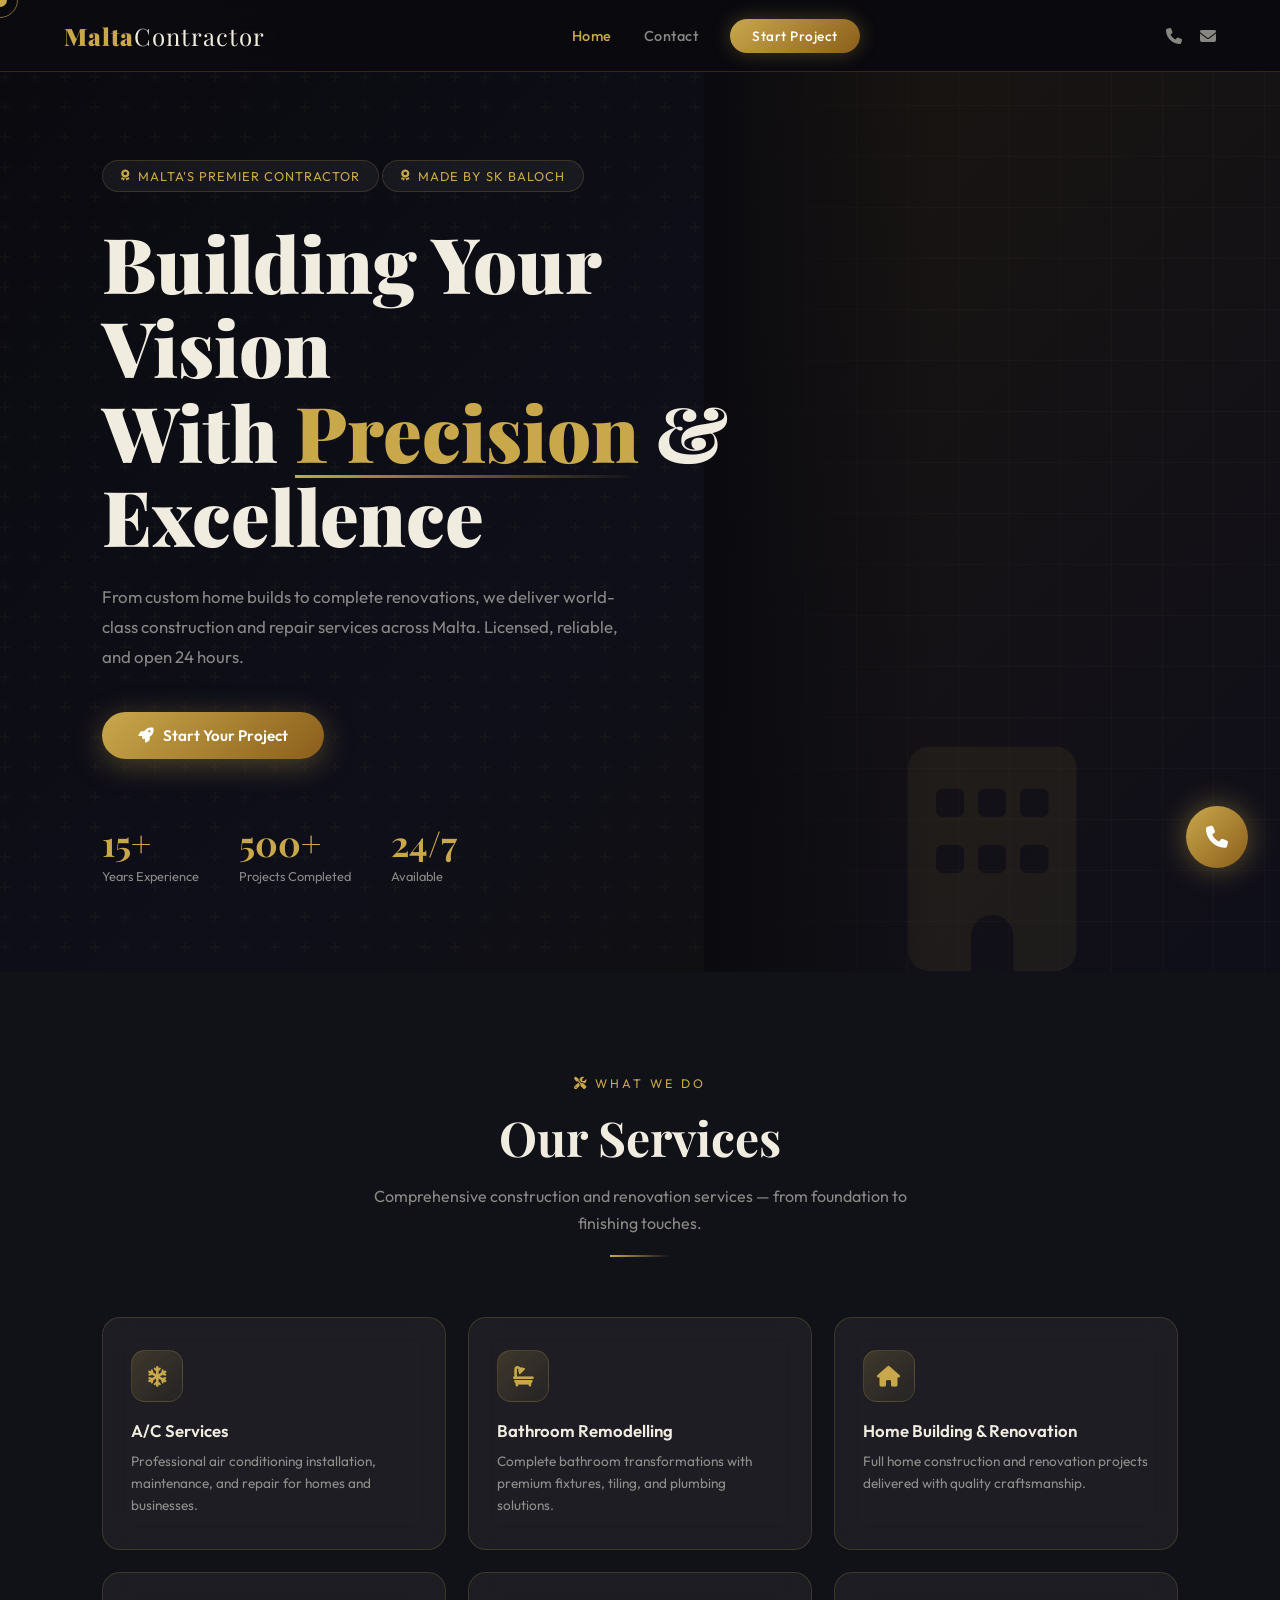
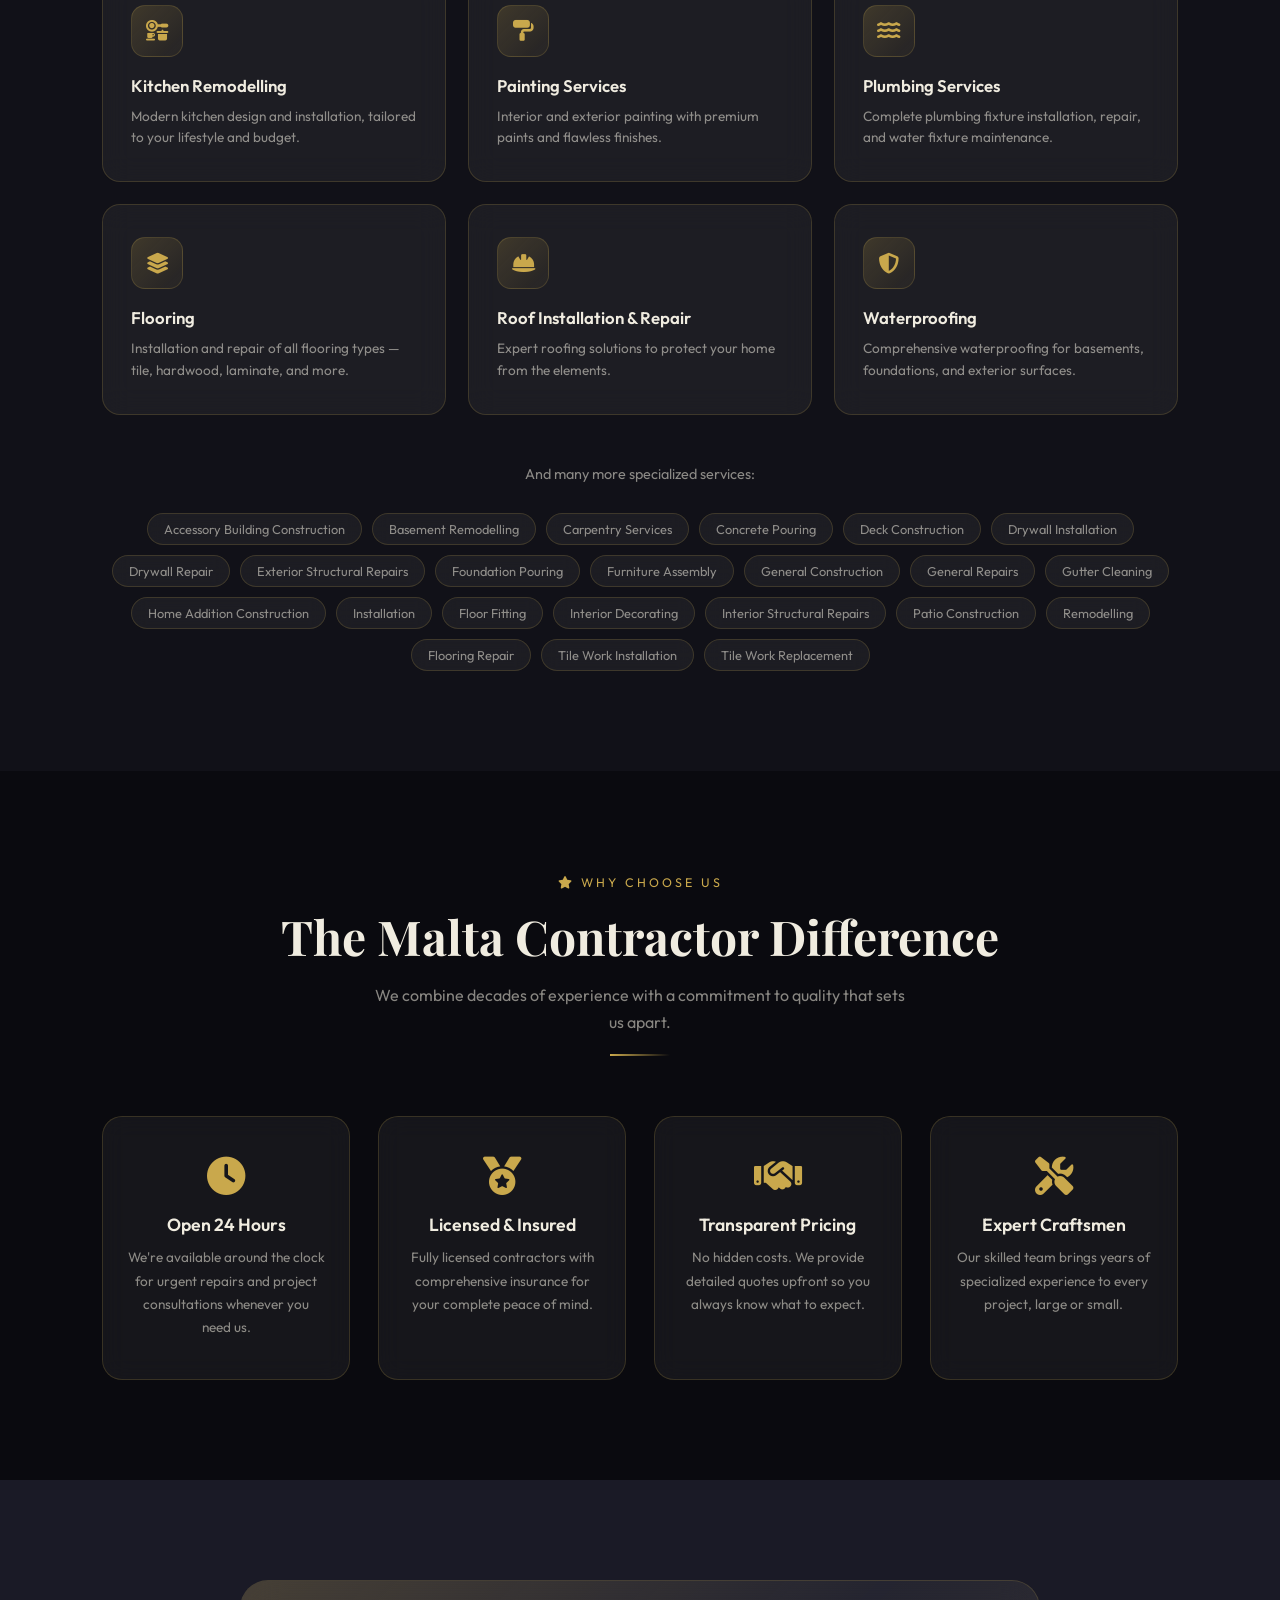
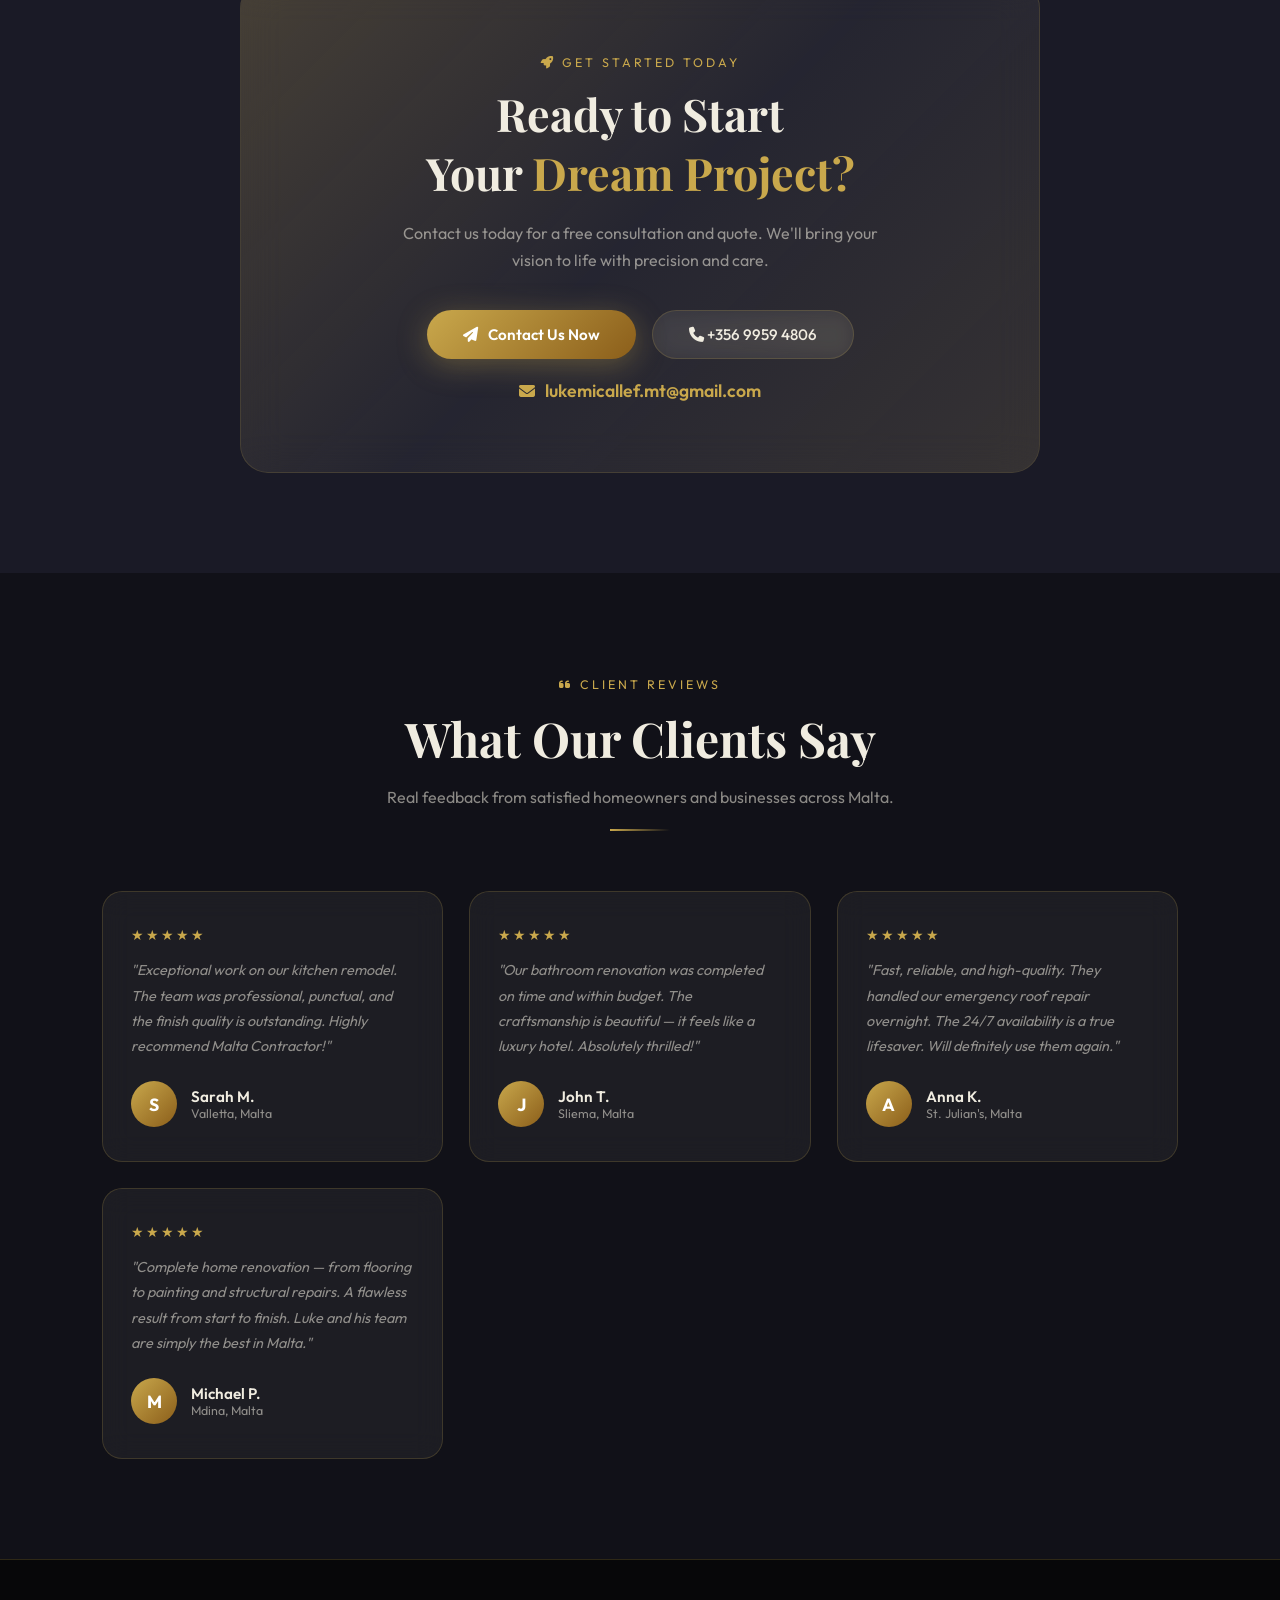
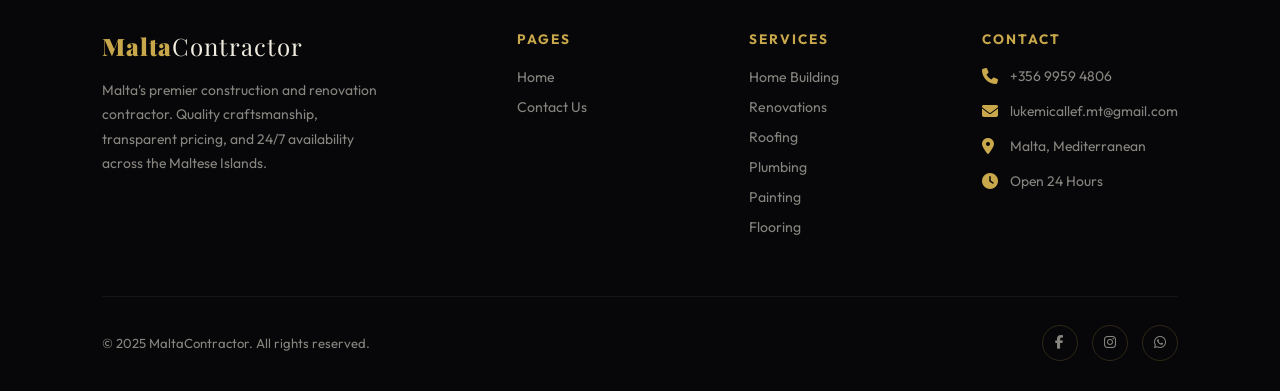
<file: index.html>
<!DOCTYPE html>
<html lang="en">
<head>
<meta charset="UTF-8">
<meta name="viewport" content="width=device-width, initial-scale=1.0">
<title>Malta Contractor – Premium Construction & Renovation Services</title>
<link href="https://fonts.googleapis.com/css2?family=Playfair+Display:wght@400;700;900&family=Outfit:wght@300;400;500;600&display=swap" rel="stylesheet">
<link rel="stylesheet" href="https://cdnjs.cloudflare.com/ajax/libs/font-awesome/6.5.0/css/all.min.css">
<style>
  :root {
    --gold: #c9a84c;
    --gold-light: #e8c96b;
    --dark: #0a0a0f;
    --dark2: #111118;
    --dark3: #1a1a26;
    --glass: rgba(255,255,255,0.05);
    --glass-border: rgba(201,168,76,0.2);
    --text: #f0ece0;
    --text-muted: rgba(240,236,224,0.55);
  }

  *, *::before, *::after { margin: 0; padding: 0; box-sizing: border-box; }

  html { scroll-behavior: smooth; }

  body {
    font-family: 'Outfit', sans-serif;
    background: var(--dark);
    color: var(--text);
    overflow-x: hidden;
    cursor: none;
  }

  /* ─── CUSTOM CURSOR ─── */
  #cursor {
    position: fixed; width: 14px; height: 14px;
    background: var(--gold); border-radius: 50%;
    pointer-events: none; z-index: 99999;
    transform: translate(-50%, -50%);
    transition: transform 0.08s, width 0.2s, height 0.2s, background 0.2s;
    mix-blend-mode: normal;
  }
  #cursor-trail {
    position: fixed; width: 36px; height: 36px;
    border: 1.5px solid var(--gold-light);
    border-radius: 50%; pointer-events: none;
    z-index: 99998; transform: translate(-50%, -50%);
    transition: left 0.12s ease, top 0.12s ease, opacity 0.3s;
    opacity: 0.5;
  }
  body:hover #cursor { opacity: 1; }

  /* ─── CURSOR TRAIL SPARKS ─── */
  .spark {
    position: fixed; pointer-events: none; z-index: 99997;
    width: 5px; height: 5px; border-radius: 50%;
    background: var(--gold-light);
    transform: translate(-50%, -50%);
    animation: sparkFade 0.6s ease forwards;
  }
  @keyframes sparkFade {
    0% { opacity: 1; transform: translate(-50%,-50%) scale(1); }
    100% { opacity: 0; transform: translate(-50%,-50%) scale(0); }
  }

  /* ─── TOUCH BUBBLES ─── */
  .bubble {
    position: fixed; border-radius: 50%; pointer-events: none; z-index: 99996;
    background: radial-gradient(circle at 30% 30%, rgba(201,168,76,0.45), rgba(201,168,76,0.05));
    border: 1px solid rgba(201,168,76,0.35);
    animation: bubbleRise 1.2s ease forwards;
  }
  @keyframes bubbleRise {
    0%   { transform: translate(-50%,-50%) scale(0); opacity: 1; }
    60%  { opacity: 0.7; }
    100% { transform: translate(-50%, calc(-50% - 100px)) scale(1); opacity: 0; }
  }

  /* ─── LIQUID FLOATING BUTTON ─── */
  #floatBtn {
    position: fixed; bottom: 32px; right: 32px; z-index: 9000;
    width: 62px; height: 62px; border-radius: 50%;
    background: linear-gradient(135deg, var(--gold), #8b5e1a);
    display: flex; align-items: center; justify-content: center;
    color: #fff; font-size: 22px; text-decoration: none;
    box-shadow: 0 0 30px rgba(201,168,76,0.45);
    animation: liquidFloat 3s ease-in-out infinite;
    cursor: none;
  }
  #floatBtn::before {
    content: ''; position: absolute;
    width: 100%; height: 100%; border-radius: 50%;
    background: var(--gold-light);
    animation: liquidPulse 3s ease-in-out infinite;
    opacity: 0;
  }
  @keyframes liquidFloat {
    0%,100% { transform: translateY(0) rotate(0deg); border-radius: 50%; }
    25%      { transform: translateY(-10px) rotate(3deg); border-radius: 55% 45% 50% 50%; }
    50%      { transform: translateY(-16px) rotate(-2deg); border-radius: 50% 55% 45% 50%; }
    75%      { transform: translateY(-8px) rotate(2deg); border-radius: 45% 50% 55% 50%; }
  }
  @keyframes liquidPulse {
    0%   { transform: scale(1); opacity: 0.4; }
    100% { transform: scale(2); opacity: 0; }
  }

  /* ─── BACKGROUND ORBS ─── */
  .bg-orb {
    position: fixed; border-radius: 50%;
    filter: blur(100px); pointer-events: none; z-index: 0;
  }
  .orb1 { width: 500px; height: 500px; top: -100px; left: -150px;
    background: radial-gradient(circle, rgba(201,168,76,0.12), transparent 70%); }
  .orb2 { width: 400px; height: 400px; bottom: 10%; right: -100px;
    background: radial-gradient(circle, rgba(100,60,200,0.10), transparent 70%);
    animation: orbDrift 10s ease-in-out infinite alternate; }
  .orb3 { width: 300px; height: 300px; top: 50%; left: 40%;
    background: radial-gradient(circle, rgba(201,168,76,0.07), transparent 70%);
    animation: orbDrift 14s ease-in-out infinite alternate-reverse; }
  @keyframes orbDrift {
    from { transform: translate(0,0); }
    to   { transform: translate(40px, 30px); }
  }

  /* ─── STICKY HEADER ─── */
  header {
    position: sticky; top: 0; z-index: 1000;
    padding: 0 5%;
    background: rgba(10,10,15,0.75);
    backdrop-filter: blur(22px);
    border-bottom: 1px solid var(--glass-border);
    display: flex; align-items: center; justify-content: space-between;
    height: 72px;
  }
  .logo {
    font-family: 'Playfair Display', serif;
    font-size: 1.5rem; font-weight: 900;
    color: var(--gold);
    letter-spacing: 1px;
    text-decoration: none;
  }
  .logo span { color: var(--text); font-weight: 400; }
  nav { display: flex; align-items: center; gap: 32px; }
  nav a {
    color: var(--text-muted); text-decoration: none;
    font-size: 0.9rem; font-weight: 500; letter-spacing: 0.5px;
    transition: color 0.2s;
    position: relative;
  }
  nav a::after {
    content: ''; position: absolute; bottom: -4px; left: 0;
    width: 0; height: 1px; background: var(--gold);
    transition: width 0.3s;
  }
  nav a:hover { color: var(--gold); }
  nav a:hover::after { width: 100%; }
  nav a.active { color: var(--gold); }
  .header-icons { display: flex; gap: 18px; align-items: center; }
  .header-icons a {
    color: var(--text-muted); font-size: 1rem;
    text-decoration: none; transition: color 0.2s;
    display: flex; align-items: center; gap: 6px;
  }
  .header-icons a:hover { color: var(--gold); }
  .header-icons .icon-label { font-size: 0.78rem; display: none; }
  .nav-cta {
    background: linear-gradient(135deg, var(--gold), #8b5e1a);
    color: #fff !important; padding: 8px 22px;
    border-radius: 25px; font-size: 0.85rem !important;
    box-shadow: 0 0 20px rgba(201,168,76,0.3);
  }
  .nav-cta::after { display: none; }
  .hamburger { display: none; flex-direction: column; gap: 5px; cursor: none; }
  .hamburger span { width: 24px; height: 2px; background: var(--text); border-radius: 2px; transition: 0.3s; }

  /* ─── HERO ─── */
  .hero {
    min-height: 100vh; position: relative;
    display: flex; align-items: center;
    padding: 0 8%;
    overflow: hidden;
  }
  .hero-bg {
    position: absolute; inset: 0;
    background: linear-gradient(135deg, #0a0a0f 0%, #0f0f1a 50%, #12100a 100%);
  }
  .hero-bg::before {
    content: ''; position: absolute; inset: 0;
    background: url("data:image/svg+xml,%3Csvg width='60' height='60' viewBox='0 0 60 60' xmlns='http://www.w3.org/2000/svg'%3E%3Cg fill='none' fill-rule='evenodd'%3E%3Cg fill='%23c9a84c' fill-opacity='0.03'%3E%3Cpath d='M36 34v-4h-2v4h-4v2h4v4h2v-4h4v-2h-4zm0-30V0h-2v4h-4v2h4v4h2V6h4V4h-4zM6 34v-4H4v4H0v2h4v4h2v-4h4v-2H6zM6 4V0H4v4H0v2h4v4h2V6h4V4H6z'/%3E%3C/g%3E%3C/g%3E%3C/svg%3E");
  }
  .hero-content { position: relative; z-index: 2; max-width: 680px; }
  .hero-badge {
    display: inline-flex; align-items: center; gap: 8px;
    background: var(--glass); border: 1px solid var(--glass-border);
    backdrop-filter: blur(10px); border-radius: 30px;
    padding: 7px 18px; font-size: 0.8rem; color: var(--gold);
    letter-spacing: 1px; text-transform: uppercase;
    margin-bottom: 28px;
    animation: fadeSlideUp 0.8s ease both;
  }
  .hero-badge i { font-size: 0.7rem; }
  .hero h1 {
    font-family: 'Playfair Display', serif;
    font-size: clamp(2.8rem, 6vw, 5rem);
    font-weight: 900; line-height: 1.1;
    margin-bottom: 24px;
    animation: fadeSlideUp 0.8s 0.15s ease both;
  }
  .hero h1 .accent { color: var(--gold); position: relative; }
  .hero h1 .accent::after {
    content: ''; position: absolute; bottom: 4px; left: 0;
    width: 100%; height: 3px;
    background: linear-gradient(90deg, var(--gold), transparent);
  }
  .hero p {
    font-size: 1.05rem; color: var(--text-muted); line-height: 1.8;
    max-width: 520px; margin-bottom: 40px;
    animation: fadeSlideUp 0.8s 0.3s ease both;
  }
  .hero-btns {
    display: flex; gap: 16px; flex-wrap: wrap;
    animation: fadeSlideUp 0.8s 0.45s ease both;
  }
  .btn-primary {
    background: linear-gradient(135deg, var(--gold), #8b5e1a);
    color: #fff; padding: 14px 36px; border-radius: 50px;
    text-decoration: none; font-weight: 600; font-size: 0.95rem;
    box-shadow: 0 6px 30px rgba(201,168,76,0.35);
    transition: transform 0.2s, box-shadow 0.2s;
    display: inline-flex; align-items: center; gap: 10px;
    cursor: none;
  }
  .btn-primary:hover { transform: translateY(-3px); box-shadow: 0 12px 40px rgba(201,168,76,0.5); }
  .btn-secondary {
    background: var(--glass); border: 1px solid var(--glass-border);
    backdrop-filter: blur(10px);
    color: var(--text); padding: 14px 36px; border-radius: 50px;
    text-decoration: none; font-weight: 500; font-size: 0.95rem;
    transition: border-color 0.2s, color 0.2s;
    cursor: none;
  }
  .btn-secondary:hover { border-color: var(--gold); color: var(--gold); }
  .hero-stats {
    position: relative; z-index: 2;
    display: flex; gap: 40px; margin-top: 60px;
    animation: fadeSlideUp 0.8s 0.6s ease both;
  }
  .stat { }
  .stat-num {
    font-family: 'Playfair Display', serif;
    font-size: 2.2rem; font-weight: 700; color: var(--gold);
  }
  .stat-label { font-size: 0.8rem; color: var(--text-muted); margin-top: 2px; }
  .hero-image {
    position: absolute; right: 0; top: 0; bottom: 0; width: 45%;
    display: flex; align-items: center; justify-content: center;
    overflow: hidden;
  }
  .hero-img-inner {
    width: 100%; height: 100%;
    background: linear-gradient(135deg, #1a1510 0%, #0f0f1a 100%);
    position: relative;
  }
  .hero-img-inner::before {
    content: '';
    position: absolute; inset: 0;
    background: 
      repeating-linear-gradient(0deg, transparent, transparent 50px, rgba(201,168,76,0.03) 50px, rgba(201,168,76,0.03) 51px),
      repeating-linear-gradient(90deg, transparent, transparent 50px, rgba(201,168,76,0.03) 50px, rgba(201,168,76,0.03) 51px);
  }
  .hero-building {
    position: absolute; bottom: 0; left: 50%; transform: translateX(-50%);
    font-size: 14rem; opacity: 0.07; color: var(--gold);
    line-height: 1;
  }
  .hero-overlay { position: absolute; inset: 0; background: linear-gradient(90deg, var(--dark) 0%, transparent 40%); }

  @keyframes fadeSlideUp {
    from { opacity: 0; transform: translateY(30px); }
    to   { opacity: 1; transform: translateY(0); }
  }

  /* ─── SECTION COMMON ─── */
  section { position: relative; z-index: 1; }
  .section-header { text-align: center; margin-bottom: 60px; }
  .section-tag {
    display: inline-block; color: var(--gold);
    font-size: 0.78rem; letter-spacing: 3px; text-transform: uppercase;
    margin-bottom: 14px;
  }
  .section-header h2 {
    font-family: 'Playfair Display', serif;
    font-size: clamp(2rem, 4vw, 3rem); font-weight: 700;
  }
  .section-header p { color: var(--text-muted); max-width: 540px; margin: 14px auto 0; line-height: 1.7; }
  .divider { width: 60px; height: 2px; background: linear-gradient(90deg, var(--gold), transparent); margin: 18px auto 0; }

  /* ─── SERVICES ─── */
  .services { padding: 100px 8%; background: var(--dark2); }
  .services-grid {
    display: grid;
    grid-template-columns: repeat(auto-fill, minmax(280px, 1fr));
    gap: 22px;
  }
  .service-card {
    background: var(--glass);
    border: 1px solid var(--glass-border);
    backdrop-filter: blur(14px);
    border-radius: 18px; padding: 32px 28px;
    transition: transform 0.3s, border-color 0.3s, box-shadow 0.3s;
    position: relative; overflow: hidden;
    cursor: none;
  }
  .service-card::before {
    content: ''; position: absolute;
    top: 0; left: 0; right: 0; height: 2px;
    background: linear-gradient(90deg, transparent, var(--gold), transparent);
    transform: scaleX(0); transition: transform 0.4s;
  }
  .service-card:hover { transform: translateY(-6px); border-color: rgba(201,168,76,0.4); box-shadow: 0 20px 50px rgba(0,0,0,0.4); }
  .service-card:hover::before { transform: scaleX(1); }
  .service-icon {
    width: 52px; height: 52px; border-radius: 14px;
    background: linear-gradient(135deg, rgba(201,168,76,0.2), rgba(201,168,76,0.05));
    border: 1px solid var(--glass-border);
    display: flex; align-items: center; justify-content: center;
    font-size: 1.3rem; color: var(--gold); margin-bottom: 18px;
  }
  .service-card h3 { font-size: 1.05rem; font-weight: 600; margin-bottom: 10px; }
  .service-card p { font-size: 0.85rem; color: var(--text-muted); line-height: 1.6; }
  .services-all {
    margin-top: 50px; text-align: center;
  }
  .services-tags { display: flex; flex-wrap: wrap; gap: 10px; justify-content: center; margin-top: 30px; }
  .tag {
    background: var(--glass); border: 1px solid var(--glass-border);
    backdrop-filter: blur(8px); border-radius: 20px;
    padding: 7px 16px; font-size: 0.8rem; color: var(--text-muted);
    transition: color 0.2s, border-color 0.2s;
    cursor: none;
  }
  .tag:hover { color: var(--gold); border-color: var(--gold); }

  /* ─── WHY US ─── */
  .why-us { padding: 100px 8%; background: var(--dark); }
  .why-grid {
    display: grid; grid-template-columns: repeat(auto-fill, minmax(240px, 1fr));
    gap: 28px; margin-top: 60px;
  }
  .why-card {
    text-align: center; padding: 40px 24px;
    background: var(--glass); border: 1px solid var(--glass-border);
    backdrop-filter: blur(12px); border-radius: 20px;
    transition: transform 0.3s, box-shadow 0.3s;
    cursor: none;
  }
  .why-card:hover { transform: translateY(-8px); box-shadow: 0 25px 60px rgba(0,0,0,0.4); }
  .why-icon { font-size: 2.4rem; color: var(--gold); margin-bottom: 18px; display: block; }
  .why-card h3 { font-size: 1.1rem; font-weight: 600; margin-bottom: 10px; }
  .why-card p { font-size: 0.85rem; color: var(--text-muted); line-height: 1.7; }

  /* ─── START PROJECT CTA ─── */
  .start-project {
    padding: 100px 8%;
    background: var(--dark3);
    text-align: center;
  }
  .cta-glass {
    max-width: 800px; margin: 0 auto;
    background: var(--glass); border: 1px solid var(--glass-border);
    backdrop-filter: blur(20px); border-radius: 28px;
    padding: 70px 50px; position: relative; overflow: hidden;
  }
  .cta-glass::before {
    content: ''; position: absolute;
    inset: -1px; border-radius: 28px;
    background: linear-gradient(135deg, rgba(201,168,76,0.2), transparent, rgba(201,168,76,0.1));
    z-index: -1;
  }
  .cta-glass h2 {
    font-family: 'Playfair Display', serif;
    font-size: clamp(1.8rem, 3.5vw, 2.8rem); font-weight: 700;
    margin-bottom: 18px;
  }
  .cta-glass p { color: var(--text-muted); margin-bottom: 36px; line-height: 1.7; max-width: 480px; margin-left: auto; margin-right: auto; }
  .cta-btns { display: flex; gap: 16px; justify-content: center; flex-wrap: wrap; }
  .cta-phone {
    display: flex; align-items: center; gap: 10px;
    color: var(--gold); font-size: 1.1rem; font-weight: 600;
    text-decoration: none; margin-top: 24px;
    justify-content: center;
  }
  .cta-phone i { font-size: 1rem; }

  /* ─── REVIEWS ─── */
  .reviews { padding: 100px 8%; background: var(--dark2); }
  .reviews-grid {
    display: grid; grid-template-columns: repeat(auto-fill, minmax(280px, 1fr));
    gap: 26px;
  }
  .review-card {
    background: var(--glass); border: 1px solid var(--glass-border);
    backdrop-filter: blur(14px); border-radius: 20px;
    padding: 34px 28px; transition: transform 0.3s;
    cursor: none;
  }
  .review-card:hover { transform: translateY(-5px); }
  .review-stars { color: var(--gold); font-size: 0.9rem; margin-bottom: 14px; letter-spacing: 2px; }
  .review-text { font-size: 0.9rem; color: var(--text-muted); line-height: 1.75; margin-bottom: 22px; font-style: italic; }
  .reviewer { display: flex; align-items: center; gap: 14px; }
  .reviewer-avatar {
    width: 46px; height: 46px; border-radius: 50%;
    background: linear-gradient(135deg, var(--gold), #8b5e1a);
    display: flex; align-items: center; justify-content: center;
    font-weight: 700; font-size: 1.1rem; color: #fff;
    flex-shrink: 0;
  }
  .reviewer-name { font-weight: 600; font-size: 0.95rem; }
  .reviewer-loc { font-size: 0.78rem; color: var(--text-muted); }

  /* ─── FOOTER ─── */
  footer {
    background: #070709;
    border-top: 1px solid var(--glass-border);
    padding: 70px 8% 30px;
  }
  .footer-grid {
    display: grid; grid-template-columns: 2fr 1fr 1fr 1fr;
    gap: 50px; margin-bottom: 50px;
  }
  .footer-brand .logo { display: inline-block; margin-bottom: 16px; }
  .footer-brand p { font-size: 0.87rem; color: var(--text-muted); line-height: 1.75; max-width: 280px; }
  .footer-col h4 { color: var(--gold); font-size: 0.85rem; letter-spacing: 2px; text-transform: uppercase; margin-bottom: 18px; }
  .footer-col ul { list-style: none; }
  .footer-col ul li { margin-bottom: 10px; }
  .footer-col ul li a { color: var(--text-muted); text-decoration: none; font-size: 0.88rem; transition: color 0.2s; }
  .footer-col ul li a:hover { color: var(--gold); }
  .footer-contact-item { display: flex; align-items: flex-start; gap: 12px; margin-bottom: 14px; }
  .footer-contact-item i { color: var(--gold); margin-top: 2px; min-width: 16px; }
  .footer-contact-item span { font-size: 0.87rem; color: var(--text-muted); line-height: 1.5; }
  .footer-bottom {
    display: flex; justify-content: space-between; align-items: center;
    padding-top: 28px; border-top: 1px solid rgba(255,255,255,0.05);
    flex-wrap: wrap; gap: 12px;
  }
  .footer-bottom p { font-size: 0.82rem; color: var(--text-muted); }
  .footer-socials { display: flex; gap: 14px; }
  .footer-socials a {
    width: 36px; height: 36px; border-radius: 50%;
    border: 1px solid var(--glass-border); display: flex;
    align-items: center; justify-content: center;
    color: var(--text-muted); text-decoration: none;
    font-size: 0.85rem; transition: border-color 0.2s, color 0.2s;
  }
  .footer-socials a:hover { border-color: var(--gold); color: var(--gold); }

  /* ─── MOBILE NAV ─── */
  .mobile-nav {
    display: none; position: fixed; inset: 0; z-index: 998;
    background: rgba(10,10,15,0.98);
    backdrop-filter: blur(20px);
    flex-direction: column; align-items: center;
    justify-content: center; gap: 28px;
  }
  .mobile-nav.open { display: flex; }
  .mobile-nav a {
    color: var(--text); text-decoration: none;
    font-size: 1.5rem; font-weight: 500;
    font-family: 'Playfair Display', serif;
    transition: color 0.2s;
  }
  .mobile-nav a:hover { color: var(--gold); }
  .mobile-close {
    position: absolute; top: 24px; right: 28px;
    font-size: 1.8rem; color: var(--text-muted);
    cursor: none; background: none; border: none;
  }

  /* ─── SCROLL ANIMATIONS ─── */
  .reveal {
    opacity: 0; transform: translateY(40px);
    transition: opacity 0.7s ease, transform 0.7s ease;
  }
  .reveal.visible { opacity: 1; transform: translateY(0); }

  /* ─── RESPONSIVE ─── */
  @media (max-width: 900px) {
    nav { display: none; }
    .hamburger { display: flex; }
    .hero-image { display: none; }
    .footer-grid { grid-template-columns: 1fr 1fr; }
    .hero-stats { gap: 24px; flex-wrap: wrap; }
  }
  @media (max-width: 600px) {
    .footer-grid { grid-template-columns: 1fr; }
    .hero { padding: 0 6%; }
    .cta-glass { padding: 45px 24px; }
    #floatBtn { bottom: 20px; right: 20px; width: 52px; height: 52px; font-size: 18px; }
  }
  @media (hover: none) { body { cursor: auto; } #cursor, #cursor-trail { display: none; } }
</style>
</head>
<body>

<!-- Custom Cursor -->
<div id="cursor"></div>
<div id="cursor-trail"></div>

<!-- Background Orbs -->
<div class="bg-orb orb1"></div>
<div class="bg-orb orb2"></div>
<div class="bg-orb orb3"></div>

<!-- Floating Button -->
<a href="contact.html" id="floatBtn" title="Contact Us">
  <i class="fas fa-phone"></i>
</a>

<!-- Mobile Nav -->
<div class="mobile-nav" id="mobileNav">
  <button class="mobile-close" onclick="closeMobileNav()" aria-label="Close">✕</button>
  <a href="index.html">Home</a>
  <a href="contact.html">Contact</a>
</div>

<!-- ═══ HEADER ═══ -->
<header>
  <a href="index.html" class="logo">Malta<span>Contractor</span></a>
  <nav>
    <a href="index.html" class="active">Home</a>
    <a href="contact.html">Contact</a>
    <a href="contact.html" class="nav-cta">Start Project</a>
  </nav>
  <div class="header-icons">
    <a href="tel:+35699594806"><i class="fas fa-phone"></i></a>
    <a href="mailto:lukemicallef.mt@gmail.com"><i class="fas fa-envelope"></i></a>
    <button class="hamburger" onclick="openMobileNav()" aria-label="Menu">
      <span></span><span></span><span></span>
    </button>
  </div>
</header>

<!-- ═══ HERO ═══ -->
<section class="hero">
  <div class="hero-bg"></div>
  <div class="hero-image">
    <div class="hero-img-inner">
      <div class="hero-building"><i class="fas fa-building"></i></div>
    </div>
    <div class="hero-overlay"></div>
  </div>
  <div class="hero-content">
    <div class="hero-badge"><i class="fas fa-award"></i> Malta's Premier Contractor</div>
    <div class="hero-badge"><i class="fas fa-award"></i> Made By SK Baloch</div>
    <h1>Building Your Vision<br>With <span class="accent">Precision</span> &<br>Excellence</h1>
    <p>From custom home builds to complete renovations, we deliver world-class construction and repair services across Malta. Licensed, reliable, and open 24 hours.</p>
    <div class="hero-btns">
      <a href="contact.html" class="btn-primary"><i class="fas fa-rocket"></i> Start Your Project</a>
    </div>
    <div class="hero-stats">
      <div class="stat">
        <div class="stat-num">15+</div>
        <div class="stat-label">Years Experience</div>
      </div>
      <div class="stat">
        <div class="stat-num">500+</div>
        <div class="stat-label">Projects Completed</div>
      </div>
      <div class="stat">
        <div class="stat-num">24/7</div>
        <div class="stat-label">Available</div>
      </div>
    </div>
  </div>
</section>

<!-- ═══ SERVICES ═══ -->
<section class="services reveal">
  <div class="section-header">
    <span class="section-tag"><i class="fas fa-tools"></i> What We Do</span>
    <h2>Our Services</h2>
    <p>Comprehensive construction and renovation services — from foundation to finishing touches.</p>
    <div class="divider"></div>
  </div>
  <div class="services-grid">
    <div class="service-card reveal">
      <div class="service-icon"><i class="fas fa-snowflake"></i></div>
      <h3>A/C Services</h3>
      <p>Professional air conditioning installation, maintenance, and repair for homes and businesses.</p>
    </div>
    <div class="service-card reveal">
      <div class="service-icon"><i class="fas fa-bath"></i></div>
      <h3>Bathroom Remodelling</h3>
      <p>Complete bathroom transformations with premium fixtures, tiling, and plumbing solutions.</p>
    </div>
    <div class="service-card reveal">
      <div class="service-icon"><i class="fas fa-home"></i></div>
      <h3>Home Building & Renovation</h3>
      <p>Full home construction and renovation projects delivered with quality craftsmanship.</p>
    </div>
    <div class="service-card reveal">
      <div class="service-icon"><i class="fas fa-kitchen-set"></i></div>
      <h3>Kitchen Remodelling</h3>
      <p>Modern kitchen design and installation, tailored to your lifestyle and budget.</p>
    </div>
    <div class="service-card reveal">
      <div class="service-icon"><i class="fas fa-paint-roller"></i></div>
      <h3>Painting Services</h3>
      <p>Interior and exterior painting with premium paints and flawless finishes.</p>
    </div>
    <div class="service-card reveal">
      <div class="service-icon"><i class="fas fa-water"></i></div>
      <h3>Plumbing Services</h3>
      <p>Complete plumbing fixture installation, repair, and water fixture maintenance.</p>
    </div>
    <div class="service-card reveal">
      <div class="service-icon"><i class="fas fa-layer-group"></i></div>
      <h3>Flooring</h3>
      <p>Installation and repair of all flooring types — tile, hardwood, laminate, and more.</p>
    </div>
    <div class="service-card reveal">
      <div class="service-icon"><i class="fas fa-hard-hat"></i></div>
      <h3>Roof Installation & Repair</h3>
      <p>Expert roofing solutions to protect your home from the elements.</p>
    </div>
    <div class="service-card reveal">
      <div class="service-icon"><i class="fas fa-shield-alt"></i></div>
      <h3>Waterproofing</h3>
      <p>Comprehensive waterproofing for basements, foundations, and exterior surfaces.</p>
    </div>
  </div>

  <div class="services-all reveal">
    <p style="color:var(--text-muted); margin-bottom:20px; font-size:0.9rem;">And many more specialized services:</p>
    <div class="services-tags">
      <span class="tag">Accessory Building Construction</span>
      <span class="tag">Basement Remodelling</span>
      <span class="tag">Carpentry Services</span>
      <span class="tag">Concrete Pouring</span>
      <span class="tag">Deck Construction</span>
      <span class="tag">Drywall Installation</span>
      <span class="tag">Drywall Repair</span>
      <span class="tag">Exterior Structural Repairs</span>
      <span class="tag">Foundation Pouring</span>
      <span class="tag">Furniture Assembly</span>
      <span class="tag">General Construction</span>
      <span class="tag">General Repairs</span>
      <span class="tag">Gutter Cleaning</span>
      <span class="tag">Home Addition Construction</span>
      <span class="tag">Installation</span>
      <span class="tag">Floor Fitting</span>
      <span class="tag">Interior Decorating</span>
      <span class="tag">Interior Structural Repairs</span>
      <span class="tag">Patio Construction</span>
      <span class="tag">Remodelling</span>
      <span class="tag">Flooring Repair</span>
      <span class="tag">Tile Work Installation</span>
      <span class="tag">Tile Work Replacement</span>
    </div>
  </div>
</section>

<!-- ═══ WHY US ═══ -->
<section class="why-us reveal">
  <div class="section-header">
    <span class="section-tag"><i class="fas fa-star"></i> Why Choose Us</span>
    <h2>The Malta Contractor Difference</h2>
    <p>We combine decades of experience with a commitment to quality that sets us apart.</p>
    <div class="divider"></div>
  </div>
  <div class="why-grid">
    <div class="why-card reveal">
      <i class="fas fa-clock why-icon"></i>
      <h3>Open 24 Hours</h3>
      <p>We're available around the clock for urgent repairs and project consultations whenever you need us.</p>
    </div>
    <div class="why-card reveal">
      <i class="fas fa-medal why-icon"></i>
      <h3>Licensed & Insured</h3>
      <p>Fully licensed contractors with comprehensive insurance for your complete peace of mind.</p>
    </div>
    <div class="why-card reveal">
      <i class="fas fa-handshake why-icon"></i>
      <h3>Transparent Pricing</h3>
      <p>No hidden costs. We provide detailed quotes upfront so you always know what to expect.</p>
    </div>
    <div class="why-card reveal">
      <i class="fas fa-tools why-icon"></i>
      <h3>Expert Craftsmen</h3>
      <p>Our skilled team brings years of specialized experience to every project, large or small.</p>
    </div>
  </div>
</section>

<!-- ═══ START PROJECT ═══ -->
<section class="start-project reveal">
  <div class="cta-glass">
    <span class="section-tag"><i class="fas fa-rocket"></i> Get Started Today</span>
    <h2>Ready to Start<br>Your <span style="color:var(--gold)">Dream Project?</span></h2>
    <p>Contact us today for a free consultation and quote. We'll bring your vision to life with precision and care.</p>
    <div class="cta-btns">
      <a href="contact.html" class="btn-primary"><i class="fas fa-paper-plane"></i> Contact Us Now</a>
      <a href="tel:+35699594806" class="btn-secondary"><i class="fas fa-phone"></i> +356 9959 4806</a>
    </div>
    <a href="mailto:lukemicallef.mt@gmail.com" class="cta-phone" style="margin-top:20px">
      <i class="fas fa-envelope"></i> lukemicallef.mt@gmail.com
    </a>
  </div>
</section>

<!-- ═══ REVIEWS ═══ -->
<section class="reviews reveal">
  <div class="section-header">
    <span class="section-tag"><i class="fas fa-quote-left"></i> Client Reviews</span>
    <h2>What Our Clients Say</h2>
    <p>Real feedback from satisfied homeowners and businesses across Malta.</p>
    <div class="divider"></div>
  </div>
  <div class="reviews-grid">
    <div class="review-card reveal">
      <div class="review-stars">★★★★★</div>
      <p class="review-text">"Exceptional work on our kitchen remodel. The team was professional, punctual, and the finish quality is outstanding. Highly recommend Malta Contractor!"</p>
      <div class="reviewer">
        <div class="reviewer-avatar">S</div>
        <div>
          <div class="reviewer-name">Sarah M.</div>
          <div class="reviewer-loc">Valletta, Malta</div>
        </div>
      </div>
    </div>
    <div class="review-card reveal">
      <div class="review-stars">★★★★★</div>
      <p class="review-text">"Our bathroom renovation was completed on time and within budget. The craftsmanship is beautiful — it feels like a luxury hotel. Absolutely thrilled!"</p>
      <div class="reviewer">
        <div class="reviewer-avatar">J</div>
        <div>
          <div class="reviewer-name">John T.</div>
          <div class="reviewer-loc">Sliema, Malta</div>
        </div>
      </div>
    </div>
    <div class="review-card reveal">
      <div class="review-stars">★★★★★</div>
      <p class="review-text">"Fast, reliable, and high-quality. They handled our emergency roof repair overnight. The 24/7 availability is a true lifesaver. Will definitely use them again."</p>
      <div class="reviewer">
        <div class="reviewer-avatar">A</div>
        <div>
          <div class="reviewer-name">Anna K.</div>
          <div class="reviewer-loc">St. Julian's, Malta</div>
        </div>
      </div>
    </div>
    <div class="review-card reveal">
      <div class="review-stars">★★★★★</div>
      <p class="review-text">"Complete home renovation — from flooring to painting and structural repairs. A flawless result from start to finish. Luke and his team are simply the best in Malta."</p>
      <div class="reviewer">
        <div class="reviewer-avatar">M</div>
        <div>
          <div class="reviewer-name">Michael P.</div>
          <div class="reviewer-loc">Mdina, Malta</div>
        </div>
      </div>
    </div>
  </div>
</section>

<!-- ═══ FOOTER ═══ -->
<footer>
  <div class="footer-grid">
    <div class="footer-brand">
      <a href="index.html" class="logo">Malta<span>Contractor</span></a>
      <p>Malta's premier construction and renovation contractor. Quality craftsmanship, transparent pricing, and 24/7 availability across the Maltese Islands.</p>
    </div>
    <div class="footer-col">
      <h4>Pages</h4>
      <ul>
        <li><a href="index.html">Home</a></li>
        <li><a href="contact.html">Contact Us</a></li>
      </ul>
    </div>
    <div class="footer-col">
      <h4>Services</h4>
      <ul>
        <li><a href="#">Home Building</a></li>
        <li><a href="#">Renovations</a></li>
        <li><a href="#">Roofing</a></li>
        <li><a href="#">Plumbing</a></li>
        <li><a href="#">Painting</a></li>
        <li><a href="#">Flooring</a></li>
      </ul>
    </div>
    <div class="footer-col">
      <h4>Contact</h4>
      <div class="footer-contact-item">
        <i class="fas fa-phone"></i>
        <span><a href="tel:+35699594806" style="color:var(--text-muted);text-decoration:none">+356 9959 4806</a></span>
      </div>
      <div class="footer-contact-item">
        <i class="fas fa-envelope"></i>
        <span><a href="mailto:lukemicallef.mt@gmail.com" style="color:var(--text-muted);text-decoration:none">lukemicallef.mt@gmail.com</a></span>
      </div>
      <div class="footer-contact-item">
        <i class="fas fa-map-marker-alt"></i>
        <span>Malta, Mediterranean</span>
      </div>
      <div class="footer-contact-item">
        <i class="fas fa-clock"></i>
        <span>Open 24 Hours</span>
      </div>
    </div>
  </div>
  <div class="footer-bottom">
    <p>&copy; 2025 MaltaContractor. All rights reserved.</p>
    <div class="footer-socials">
      <a href="#"><i class="fab fa-facebook-f"></i></a>
      <a href="#"><i class="fab fa-instagram"></i></a>
      <a href="#"><i class="fab fa-whatsapp"></i></a>
    </div>
  </div>
</footer>

<script>
// ─── CURSOR ───
const cursor = document.getElementById('cursor');
const trail  = document.getElementById('cursor-trail');
let mx=0, my=0;
document.addEventListener('mousemove', e => {
  mx = e.clientX; my = e.clientY;
  cursor.style.left = mx+'px'; cursor.style.top = my+'px';
  setTimeout(()=>{ trail.style.left=mx+'px'; trail.style.top=my+'px'; }, 80);
  spawnSpark(mx, my);
});
document.addEventListener('mousedown', ()=>{ cursor.style.transform='translate(-50%,-50%) scale(1.8)'; });
document.addEventListener('mouseup',   ()=>{ cursor.style.transform='translate(-50%,-50%) scale(1)'; });

let lastSpark=0;
function spawnSpark(x,y){
  const now=Date.now();
  if(now-lastSpark<40) return;
  lastSpark=now;
  const s=document.createElement('div');
  s.className='spark';
  s.style.left=x+'px'; s.style.top=y+'px';
  document.body.appendChild(s);
  setTimeout(()=>s.remove(),600);
}

// ─── TOUCH BUBBLES ───
document.addEventListener('touchstart', e=>{
  Array.from(e.touches).forEach(t => {
    const b=document.createElement('div');
    b.className='bubble';
    const size=40+Math.random()*60;
    b.style.width=size+'px'; b.style.height=size+'px';
    b.style.left=t.clientX+'px'; b.style.top=t.clientY+'px';
    document.body.appendChild(b);
    setTimeout(()=>b.remove(),1300);
  });
});

// ─── SCROLL REVEAL ───
const revealEls = document.querySelectorAll('.reveal');
const io = new IntersectionObserver(entries=>{
  entries.forEach((e,i)=>{ if(e.isIntersecting){ e.target.style.transitionDelay=(i%4)*0.08+'s'; e.target.classList.add('visible'); } });
},{threshold:0.1});
revealEls.forEach(el=>io.observe(el));

// ─── MOBILE NAV ───
function openMobileNav(){ document.getElementById('mobileNav').classList.add('open'); }
function closeMobileNav(){ document.getElementById('mobileNav').classList.remove('open'); }
</script>
</body>
</html>
</file>
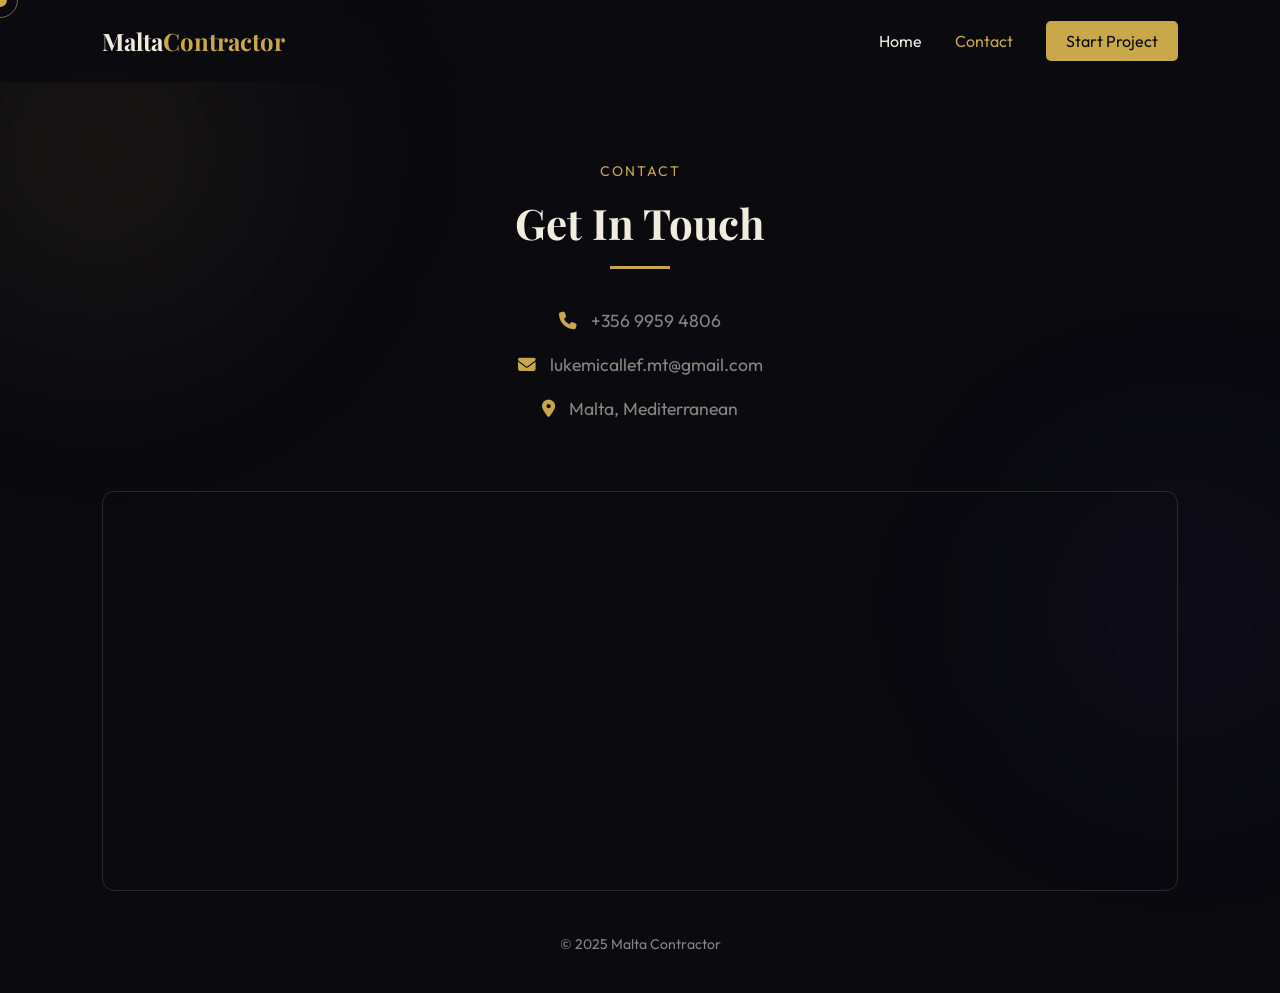
<file: contact.html>
<!DOCTYPE html>
<html lang="en">
<head>
  <meta charset="UTF-8">
  <meta name="viewport" content="width=device-width, initial-scale=1.0">
  <title>Contact – Malta Contractor</title>

  <link href="https://fonts.googleapis.com/css2?family=Playfair+Display:wght@400;700;900&family=Outfit:wght@300;400;500;600&display=swap" rel="stylesheet">
  <link rel="stylesheet" href="https://cdnjs.cloudflare.com/ajax/libs/font-awesome/6.5.0/css/all.min.css">

  <style>
    :root {
      --gold: #c9a84c;
      --gold-light: #e8c96b;
      --dark: #0a0a0f;
      --dark2: #111118;
      --dark3: #1a1a26;
      --glass: rgba(255,255,255,0.05);
      --glass-border: rgba(201,168,76,0.2);
      --text: #f0ece0;
      --text-muted: rgba(240,236,224,0.55);
    }

    *, *::before, *::after { margin: 0; padding: 0; box-sizing: border-box; }

    html { scroll-behavior: smooth; }

    body {
      font-family: 'Outfit', sans-serif;
      background: var(--dark);
      color: var(--text);
      overflow-x: hidden;
      cursor: none;
    }

    /* ─── CUSTOM CURSOR ─── */
    #cursor {
      position: fixed; width: 14px; height: 14px;
      background: var(--gold); border-radius: 50%;
      pointer-events: none; z-index: 99999;
      transform: translate(-50%, -50%);
      transition: transform 0.08s, width 0.2s, height 0.2s, background 0.2s;
    }
    #cursor-trail {
      position: fixed; width: 36px; height: 36px;
      border: 1.5px solid var(--gold-light);
      border-radius: 50%; pointer-events: none;
      z-index: 99998; transform: translate(-50%, -50%);
      transition: left 0.12s ease, top 0.12s ease, opacity 0.3s;
      opacity: 0.5;
    }

    /* ─── BACKGROUND ORBS ─── */
    .bg-orb {
      position: fixed; border-radius: 50%;
      filter: blur(100px); pointer-events: none; z-index: 0;
    }
    .orb1 { width: 500px; height: 500px; top: -100px; left: -150px;
      background: radial-gradient(circle, rgba(201,168,76,0.12), transparent 70%); }
    .orb2 { width: 400px; height: 400px; bottom: 10%; right: -100px;
      background: radial-gradient(circle, rgba(100,60,200,0.10), transparent 70%);
      animation: orbDrift 10s ease-in-out infinite alternate; }

    @keyframes orbDrift {
      from { transform: translate(0,0); }
      to { transform: translate(40px, 30px); }
    }

    /* Header & Nav Styling to match luxury theme */
    header {
      position: fixed; width: 100%; padding: 25px 8%;
      display: flex; justify-content: space-between; align-items: center;
      z-index: 1000; background: rgba(10,10,15,0.8); backdrop-filter: blur(10px);
    }
    .logo { font-family: 'Playfair Display', serif; font-size: 24px; color: var(--text); text-decoration: none; font-weight: 700; }
    .logo span { color: var(--gold); }
    nav a { color: var(--text); text-decoration: none; margin-left: 30px; font-weight: 400; transition: 0.3s; }
    nav a:hover, nav a.active { color: var(--gold); }
    .nav-cta { background: var(--gold); color: var(--dark); padding: 10px 20px; border-radius: 5px; }

    .section-tag { color: var(--gold); text-transform: uppercase; letter-spacing: 2px; font-size: 14px; }
    h2 { font-family: 'Playfair Display', serif; font-size: 42px; margin: 15px 0; }
    .divider { width: 60px; height: 3px; background: var(--gold); margin: 0 auto 30px; }
    
    section { position: relative; z-index: 1; }
  </style>
</head>

<body>

  <!-- Background Orbs -->
  <div class="bg-orb orb1"></div>
  <div class="bg-orb orb2"></div>

  <!-- Custom Cursor -->
  <div id="cursor"></div>
  <div id="cursor-trail"></div>

  <header>
    <a href="index.html" class="logo">Malta<span>Contractor</span></a>
    <nav>
      <a href="index.html">Home</a>
      <a href="contact.html" class="active">Contact</a>
      <a href="contact.html" class="nav-cta">Start Project</a>
    </nav>
  </header>

  <section class="services" style="padding-top:160px;">
    <div class="section-header" style="text-align:center;">
      <span class="section-tag">Contact</span>
      <h2>Get In Touch</h2>
      <div class="divider"></div>
    </div>

    <div style="text-align:center; line-height:2.5; font-size:1.1rem; color: var(--text-muted);">
      <p><i class="fas fa-phone" style="color:var(--gold); margin-right:10px;"></i> +356 9959 4806</p>
      <p><i class="fas fa-envelope" style="color:var(--gold); margin-right:10px;"></i> lukemicallef.mt@gmail.com</p>
      <p><i class="fas fa-map-marker-alt" style="color:var(--gold); margin-right:10px;"></i> Malta, Mediterranean</p>
    </div>

    <!-- GOOGLE MAP -->
    <div style="margin-top:60px; padding:0 8%;">
      <iframe 
        src="https://maps.google.com/maps?q=Malta&t=&z=13&ie=UTF8&iwloc=&output=embed"
        width="100%" 
        height="400" 
        style="border:1px solid var(--glass-border); border-radius:12px; filter: grayscale(0.5) contrast(1.2);">
      </iframe>
    </div>
  </section>

  <footer>
    <p style="text-align:center; padding:40px; color: var(--text-muted); font-size: 14px;">© 2025 Malta Contractor</p>
  </footer>

  <!-- Script for Cursor Movement -->
  <script>
    const cursor = document.getElementById('cursor');
    const trail = document.getElementById('cursor-trail');

    window.addEventListener('mousemove', (e) => {
      cursor.style.left = e.clientX + 'px';
      cursor.style.top = e.clientY + 'px';
      
      setTimeout(() => {
        trail.style.left = e.clientX + 'px';
        trail.style.top = e.clientY + 'px';
      }, 50);
    });
  </script>

</body>
</html>
</file>
